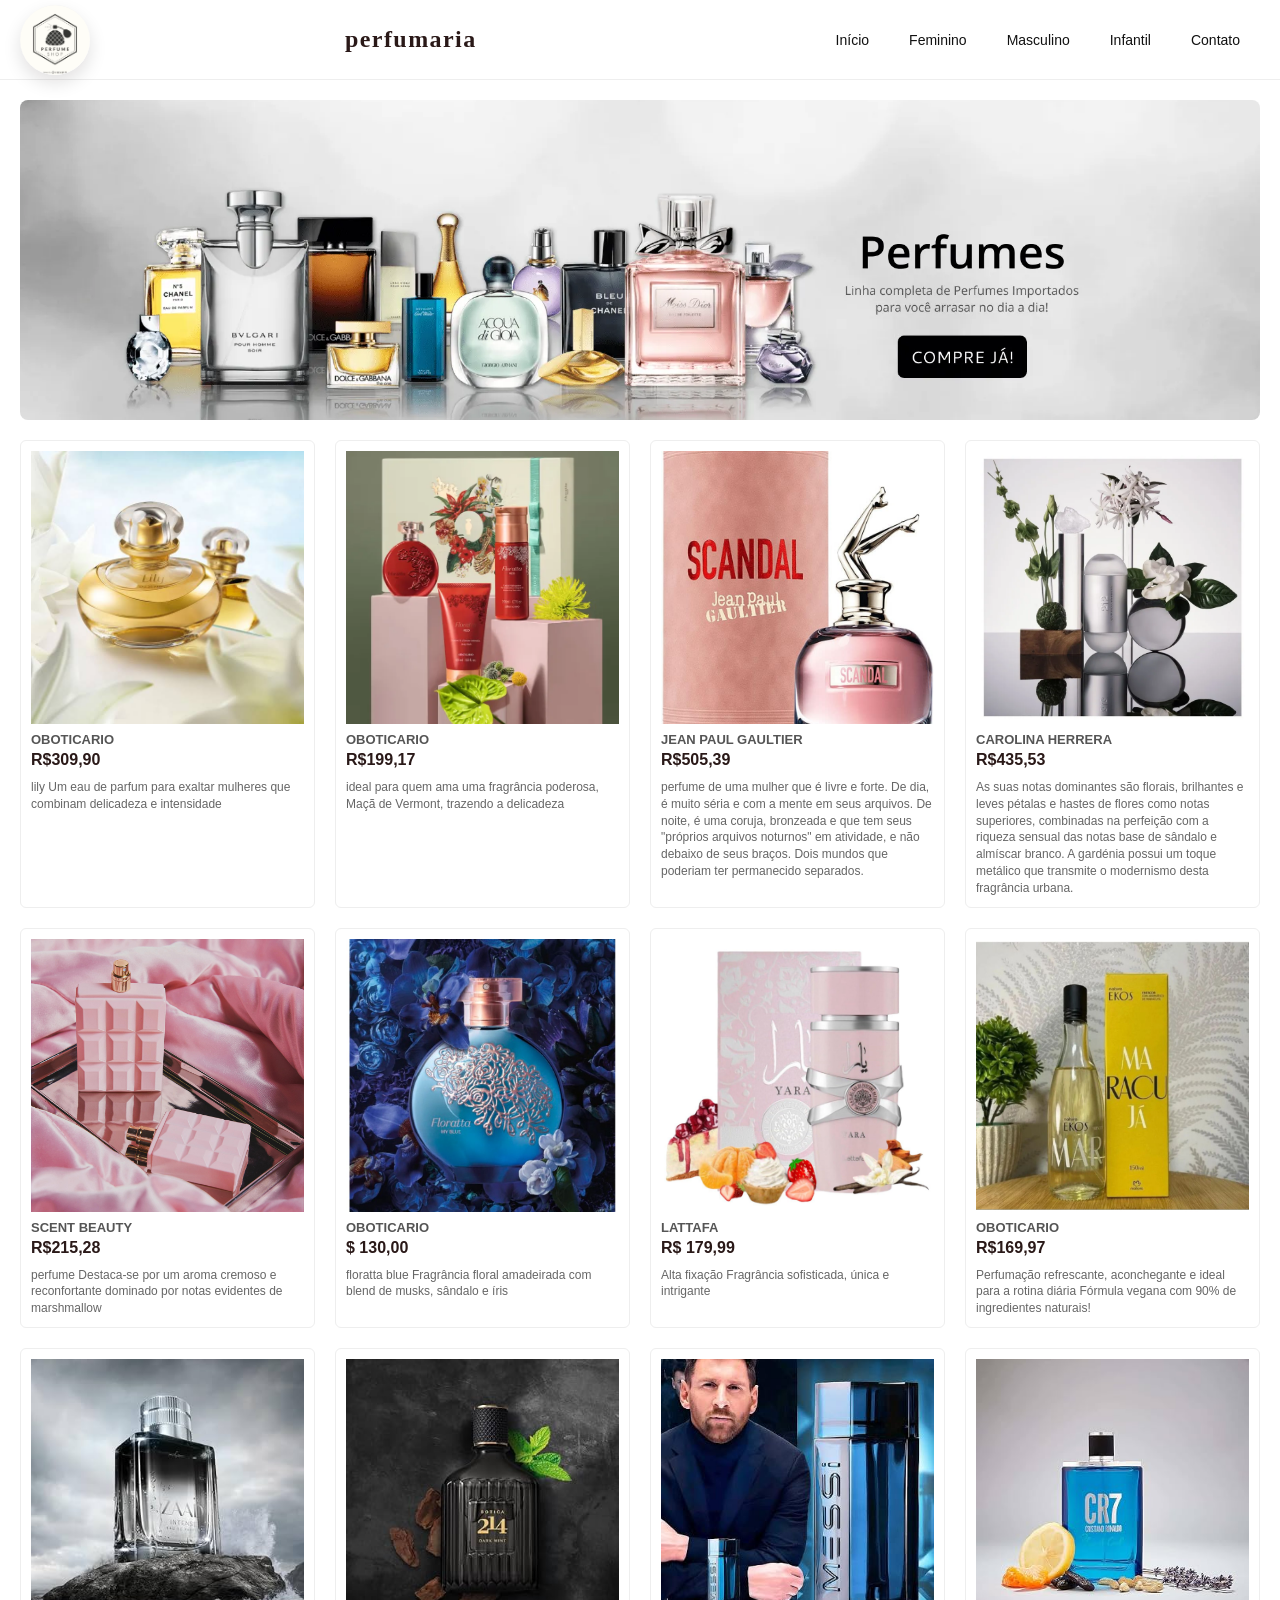
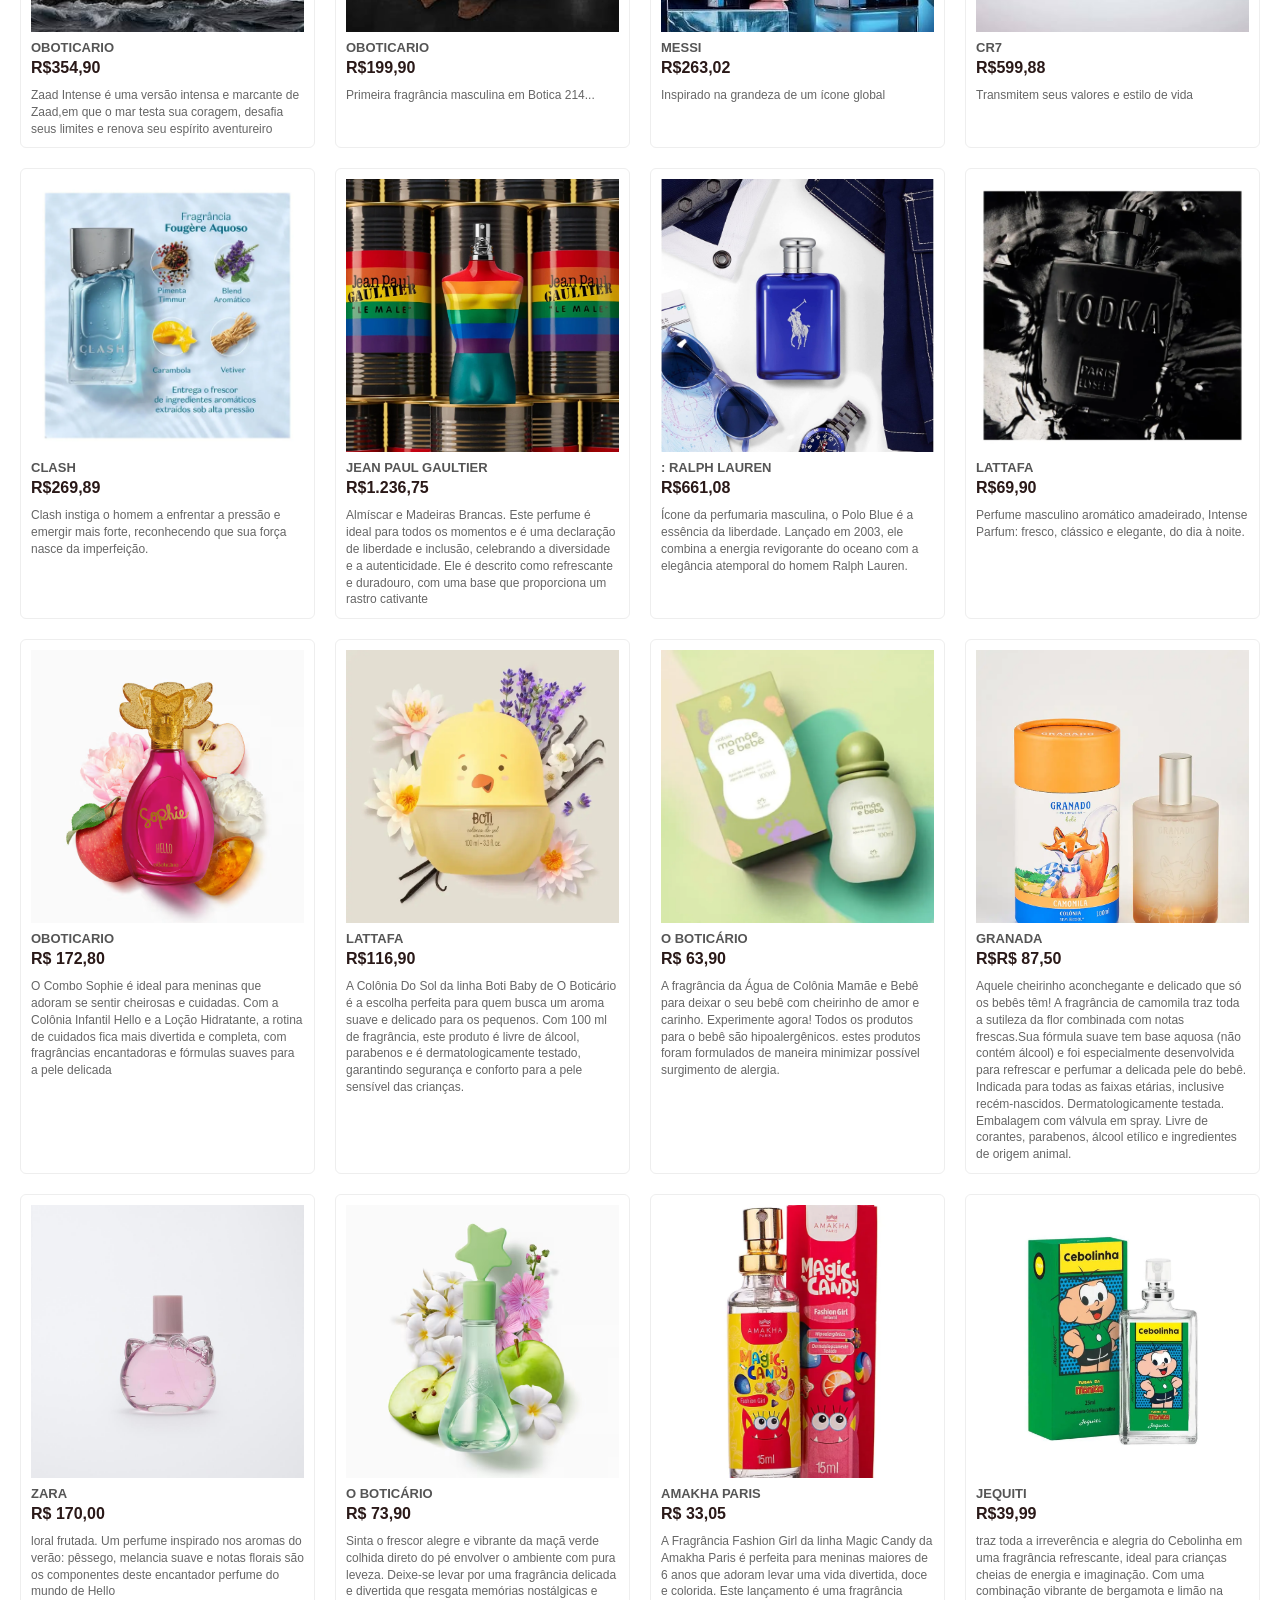
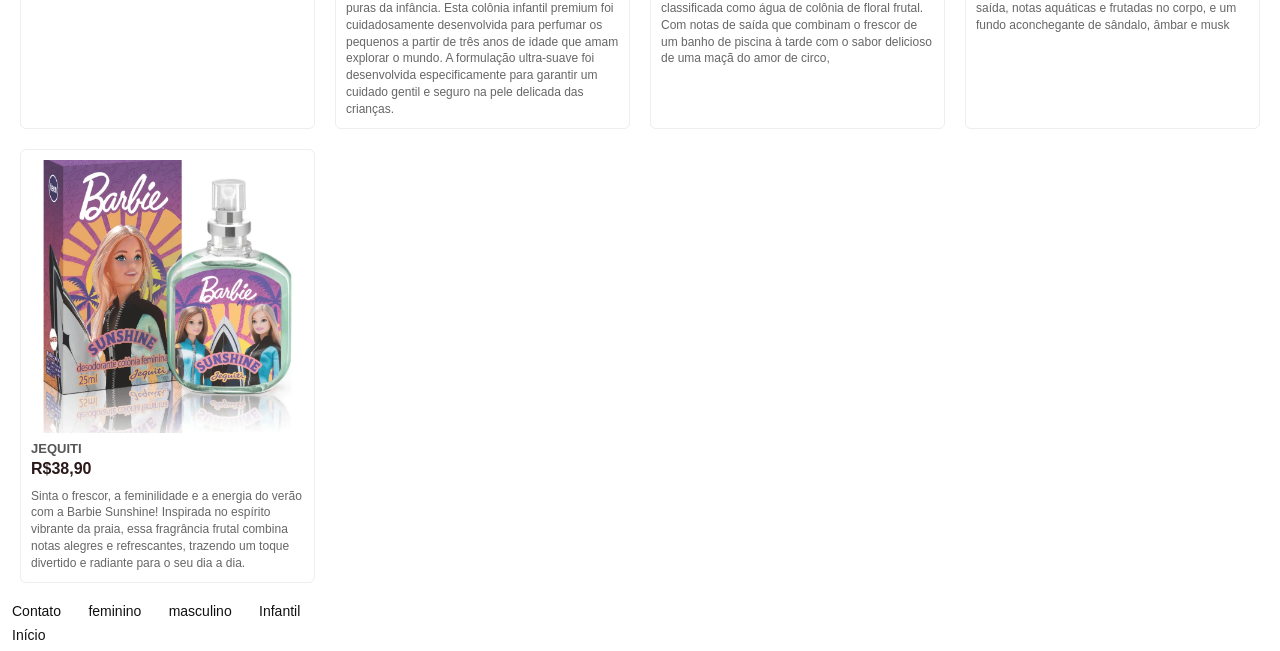
<file: perfume-certo-main/index.html>
<!DOCTYPE html>
<html lang="pt-BR">

<head>
  <meta charset="UTF-8">
  <meta name="viewport" content="width=device-width, initial-scale=1.0">
  <title>Sephora - Perfumes</title>
  <link rel="stylesheet" href="style.css">
</head>

<body>
  <header class="topo">
    <div class="logo-bolinha" aria-label="Logo da perfumaria">
      <img src="img/logo.webp" alt="Logo da perfumaria">
    </div>

    <div class="titulo-central">
      <h3>perfumaria</h3>
    </div>

<nav class="acoes" aria-label="Menu principal">
  <a href="index.html" class="menu-link">Início</a>
  <a href="#" class="menu-link" data-filter="feminino">Feminino</a>
  <a href="#" class="menu-link" data-filter="masculino">Masculino</a>
  <a href="#" class="menu-link" data-filter="infantil">Infantil</a>
  <a href="contato.html" class="menu-link">Contato</a>
</nav>

    </nav>
  </header>

  <main class="page-layout">
    <div class="conteudo">
      <img class="banner" src="img/bannerl.3.webp" alt="Banner">

      <div class="produtos" id="produtos">

        <article class="produto" data-nome="Lily Eau de parfum" data-preco="R$ 309,90" data-category="feminino">
          <div class="imagem">
            <img src="img/lily.jpeg" alt="lily">
          </div>
          <p class="marca-produto">oboticario</p>
          <h3>R$309,90</h3>
          <div class="container-texto">
            lily Um eau de parfum para exaltar mulheres que combinam delicadeza e intensidade
        </div>
        </article>

        <article class="produto" data-nome="floretta red" data-preco="R$ 199,17 " data-category="feminino">
          <div class="imagem">
            <img src="img/boticrio_floratta_red_kit.webp" alt="floretta red">
          </div>
          <p class="marca-produto">oboticario</p>
          <h3>R$199,17</h3>
          <div class="container-texto">
            ideal para quem ama uma fragrância poderosa, Maçã de Vermont, trazendo a delicadeza</p>
        </div>
        </article>
        
        
        <article class="produto" data-nome="scandal" data-preco="R$505,39 " data-category="feminino">
          <div class="imagem">
            <img src="img/Scandal.jpg" alt="floretta red">
          </div>
          <p class="marca-produto">Jean Paul Gaultier</p>
          <h3>R$505,39</h3>
          <div class="container-texto">perfume de uma mulher que é livre e forte. De dia, é muito séria e com a mente em seus arquivos. De noite, é uma coruja, bronzeada e que tem seus "próprios arquivos noturnos" em atividade, e não debaixo de seus braços. Dois mundos que poderiam ter permanecido separados.</p>
        </div>
        </article>

        <article class="produto" data-nome="212 NYC" data-preco="R$435,53" data-category="feminino">
          <div class="imagem">
            <img src="img/212-nyc.webp" alt="212">
          </div>
          <p class="marca-produto">Carolina Herrera</p>
          <h3>R$435,53</h3>
          <div class="container-texto">As suas notas dominantes são florais, brilhantes e leves pétalas e hastes de flores como notas superiores, combinadas na perfeição com a riqueza sensual das notas base de sândalo e almíscar branco. A gardénia possui um toque metálico que transmite o modernismo desta fragrância urbana.</p>
        </div>
        </article>

        <article class="produto" data-nome="sabrina carpenter" data-preco="R$215,28" data-category="feminino">
          <div class="imagem">
            <img src="img/perfume sabrina carpenter.jpg" alt="sabrina carpenter">
          </div>
          <p class="marca-produto">SCENT BEAUTY</p>
          <h3>R$215,28</h3>
          <div class="container-texto">
            perfume Destaca-se por um aroma cremoso e reconfortante dominado por notas evidentes de marshmallow
          </div>
        </article>
        
        <article class="produto" data-nome="floratta my blue" data-preco="R$130,00" data-category="feminino">
          <div class="imagem">
            <img src="img/Floratta My Blue Desodorante.jpeg" alt="floratta my blue">
          </div>
          <p class="marca-produto">oboticario</p>
          <h3>$ 130,00</h3>
          <div class="container-texto">
            floratta blue Fragrância floral amadeirada com blend de musks, sândalo e íris
          </div>
        </article>

        <article class="produto" data-nome="yara rosa" data-preco="R$179,99" data-category="feminino">
          <div class="imagem">
            <img src="img/yara.rosa.jpg" alt="yara rosa">
          </div>
          <p class="marca-produto">Lattafa</p>
          <h3>R$ 179,99</h3>
          <div class="container-texto">
          Alta fixação Fragrância sofisticada, única e intrigante
          </div>
        </article>

        <article class="produto" data-nome="Boticário Desodorante Colônia Cuide-se Bem Feira Maracujá"
          data-preco="R$ 169,97" data-category="feminino">
          <div class="imagem">
            <img src="img/maracuja.jpeg" alt="oboticario">
          </div>
          <p class="marca-produto">oboticario</p>
          <h3>R$169,97</h3>
          <div class="container-texto">
            Perfumação refrescante, aconchegante e ideal para a rotina diária Fórmula vegana com 90% de ingredientes naturais!
          </div>
        </article>

        <article class="produto" data-nome="Zaad Intense Eau De Parfum" data-preco="R$ 354,90"
          data-category="masculino">
          <div class="imagem">
            <img src="img/zaad.avif.jpg" alt="oboticario">
          </div>
          <p class="marca-produto">oboticario</p>
        <h3>R$354,90</h3>
        <div class="container-texto">
          Zaad Intense é uma versão intensa e marcante de Zaad,em que o mar testa sua coragem, desafia seus limites e renova seu espírito aventureiro
        </div>
        </article>

  <article class="produto" data-nome="Dark Mint Eau De Parfum" data-preco="R$ 199,90" data-category="masculino">
    <div class="imagem">
      <img src="img/Dark Mint Eau.jpg" alt="Dark Mint">
    </div>
    <p class="marca-produto">oboticario</p>
    <h3>R$199,90</h3>
    <div class="container-texto">
      Primeira fragrância masculina em Botica 214...
    </div>
  </article> 

  <article class="produto" data-nome="messi perfume" data-preco="R$ 263,02" data-category="masculino">
    <div class="imagem">
      <img src="img/messi.jpeg" alt="messi">
    </div>
    <p class="marca-produto">Messi</p>
    <h3>R$263,02</h3>
    <div class="container-texto">
      Inspirado na grandeza de um ícone global
    </div>
  </article> 

  <article class="produto" data-nome="cr7 perfume" data-preco="R$599,88" data-category="masculino">
    <div class="imagem">
      <img src="img/cr7.jpg" alt="cr7">
    </div>
    <p class="marca-produto">cr7</p>
    <h3>R$599,88</h3>
    <div class="container-texto">
      Transmitem seus valores e estilo de vida
    </div>
  </article> 

  <article class="produto" data-nome="Clash" data-preco="R$269,89" data-category="masculino">
    <div class="imagem">
      <img src="img/Clash Desodorante Colônia Masculina.webp" alt="clash">
    </div>
    <p class="marca-produto">Clash</p>
    <h3>R$269,89</h3>
    <div class="container-texto">Clash instiga o homem a enfrentar a pressão e emergir mais forte, reconhecendo que sua força nasce da imperfeição. 

    </div>
  </article>

  <article class="produto" data-nome="jean paul gaultier le male" data-preco="R$1.236,75 " data-category="masculino">
    <div class="imagem">
      <img src="img/Le Male Pride Jean Paul Gaultier Perfume Masculino.webp" alt="clash">
    </div>
    <p class="marca-produto">Jean Paul Gaultier</p>
    <h3>R$1.236,75</h3>
    <div class="container-texto">
      Almíscar e Madeiras Brancas.
      Este perfume é ideal para todos os momentos e é uma declaração de liberdade e inclusão, celebrando a diversidade e a autenticidade. Ele é descrito como refrescante e duradouro, com uma base que proporciona um rastro cativante
    </div>
  </article>

  <article class="produto" data-nome=" Toilette Ralph Lauren Polo Blue" data-preco="R$611,08" data-category="masculino">
    <div class="imagem">
      <img src="img/polo Blue.jpg" alt="clash">
    </div>
    <p class="marca-produto">: Ralph Lauren</p>
    <h3>R$661,08</h3>
    <div class="container-texto">Ícone da perfumaria masculina, o Polo Blue é a essência da liberdade. Lançado em 2003, ele combina a energia revigorante do oceano com a elegância atemporal do homem Ralph Lauren.
   
    </div>
  </article>
  
        <article class="produto" data-nome="Vodka Limited" data-preco="R$69,90" data-category="masculino">
          <div class="imagem">
            <img src="img/vodka.webp" alt="vodka">
          </div>
          <p class="marca-produto">Lattafa</p>
          <h3>R$69,90</h3>
          <div class="container-texto">Perfume masculino aromático amadeirado, Intense Parfum: fresco, clássico e elegante, do dia à noite.

          </div>
        </article>

        <article class="produto" data-nome="segredinho 1" data-preco="R$ 172,80" data-category="infatil">
          <div class="imagem">
            <img src="img/segredinhos-1.avif" alt="segredinho shopie">
          </div>
          <p class="marca-produto">oboticario</p>
          <h3>R$ 172,80</h3>
          <div class="container-texto">O Combo Sophie é ideal para meninas que adoram se sentir cheirosas e cuidadas. Com a Colônia Infantil Hello e a Loção Hidratante, a rotina de cuidados fica mais divertida e completa, com fragrâncias encantadoras e fórmulas suaves para a pele delicada

          </div>
        </article>


        <article class="produto" data-nome="beby colonia do sol" data-preco="R$116,90" data-category="infantil">
          <div class="imagem">
            <img src="img/baby-colonia-do-sol.webp" alt="colonia do sol">
          </div>
          <p class="marca-produto">Lattafa</p>
          <h3>R$116,90</h3>
          <div class="container-texto">A Colônia Do Sol da linha Boti Baby de O Boticário é a escolha perfeita para quem busca um aroma suave e delicado para os pequenos. Com 100 ml de fragrância, este produto é livre de álcool, parabenos e é dermatologicamente testado, garantindo segurança e conforto para a pele sensível das crianças.
          </div>
        </article>

        <article class="produto" data-nome="mamae-e-bebe" data-preco="R$ 63,90" data-category="infantil">
          <div class="imagem">
            <img src="img/mamae-e-bebe-natura.webp" alt="colonia do sol">
          </div>
          <p class="marca-produto">O Boticário</p>
          <h3>R$ 63,90</h3>
          <div class="container-texto">A fragrância da Água de Colônia Mamãe e Bebê para deixar o seu bebê com cheirinho de amor e carinho. Experimente agora! Todos os produtos para o bebê são hipoalergênicos.
         estes produtos foram formulados de maneira minimizar possível surgimento de alergia.
        </div>
        </article>

         
        <article class="produto" data-nome="granada bebe" data-preco="R$R$ 87,50" data-category="infantil">
          <div class="imagem">
            <img src="img/granada-bebe.webp" alt="colonia do sol">
          </div>
          <p class="marca-produto">granada</p>
          <h3>R$R$ 87,50</h3>
          <div class="container-texto"> Aquele cheirinho aconchegante e delicado que só os bebês têm! A fragrância de camomila traz toda a sutileza da flor combinada com notas frescas.Sua fórmula suave tem base aquosa (não contém álcool) e foi especialmente desenvolvida para refrescar e perfumar a delicada pele do bebê. Indicada para todas as faixas etárias, inclusive recém-nascidos. Dermatologicamente testada. Embalagem com válvula em spray.
Livre de corantes, parabenos, álcool etílico e ingredientes de origem animal.
          </div>
        </article>

         <article class="produto" data-nome="hello kitty" data-preco="R$170,00" data-category="infantil">
          <div class="imagem">
            <img src="img/zara hello kitty.jpg" alt="colonia do sol">
          </div>
          <p class="marca-produto">zara</p>
          <h3>R$ 170,00</h3>
          <div class="container-texto">loral frutada. Um perfume inspirado nos aromas do verão: pêssego, melancia suave e notas florais são os componentes deste encantador perfume do mundo de Hello
          </div>
        </article>

        <article class="produto" data-nome="segredinho" data-preco="R$ 73,90" data-category="infantil">
          <div class="imagem">
            <img src="img/segredinhos.avif" alt="colonia do sol">
          </div>
          <p class="marca-produto">O Boticário</p>
          <h3>R$ 73,90</h3>
          <div class="container-texto">Sinta o frescor alegre e vibrante da maçã verde colhida direto do pé envolver o ambiente com pura leveza. Deixe-se levar por uma fragrância delicada e divertida que resgata memórias nostálgicas e puras da infância.
          Esta colônia infantil premium foi cuidadosamente desenvolvida para perfumar os pequenos a partir de três anos de idade que amam explorar o mundo.
          A formulação ultra-suave foi desenvolvida especificamente para garantir um cuidado gentil e seguro na pele delicada das crianças.
          </div>
        </article>

        <article class="produto" data-nome=" Magic Candy" data-preco="R$33,05" data-category="infantil">
          <div class="imagem">
            <img src="img/Captura de tela 2026-08-21 004732.png" alt="colonia do sol">
          </div>
          <p class="marca-produto">Amakha Paris</p>
          <h3>R$ 33,05</h3>
          <div class="container-texto">A Fragrância Fashion Girl da linha Magic Candy da Amakha Paris é perfeita para meninas maiores de 6 anos que adoram levar uma vida divertida, doce e colorida.
          Este lançamento é uma fragrância classificada como água de colônia de floral frutal.
         Com notas de saída que combinam o frescor de um banho de piscina à tarde com o sabor delicioso de uma maçã do amor de circo,
          </div>
        </article>

        <article class="produto" data-nome="cebolinha" data-preco="R$39,99" data-category="infantil">
          <div class="imagem">
            <img src="img/colonia-cebolinha.webp" alt="colonia do sol">
          </div>
          <p class="marca-produto">Jequiti</p>
          <h3>R$39,99</h3>
          <div class="container-texto">traz toda a irreverência e alegria do Cebolinha em uma fragrância refrescante, ideal para crianças cheias de energia e imaginação. Com uma combinação vibrante de bergamota e limão na saída, notas aquáticas e frutadas no corpo, e um fundo aconchegante de sândalo, âmbar e musk
          </div>
        </article>

        <article class="produto" data-nome="barbie" data-preco="R$38,90" data-category="infantil">
          <div class="imagem">
            <img src="img/colonia-barbie-sunshine.webp" alt="colonia do sol">
          </div>
          <p class="marca-produto">Jequiti</p>
          <h3>R$38,90</h3>
          <div class="container-texto">Sinta o frescor, a feminilidade e a energia do verão com a Barbie Sunshine! Inspirada no espírito vibrante da praia, essa fragrância frutal combina notas alegres e refrescantes, trazendo um toque divertido e radiante para o seu dia a dia.
          </div>
        </article>



</div>
      </div>
    </div>
  </main>
    </div>
  </section>

  <script src="script.js"></script>
 <a href="contato.html" class="menu-link">Contato</a>
 <a href="index.html" class="menu-link">feminino</a>
<a href="index.html" class="menu-link">masculino</a>
  <a href="index.html" class="menu-link">Infantil</a>
  <nav class="acoes" aria-label="Menu principal">
  <a href="index.html" class="menu-link">Início</a>
</nav>
  </div>
  </div>
</file>
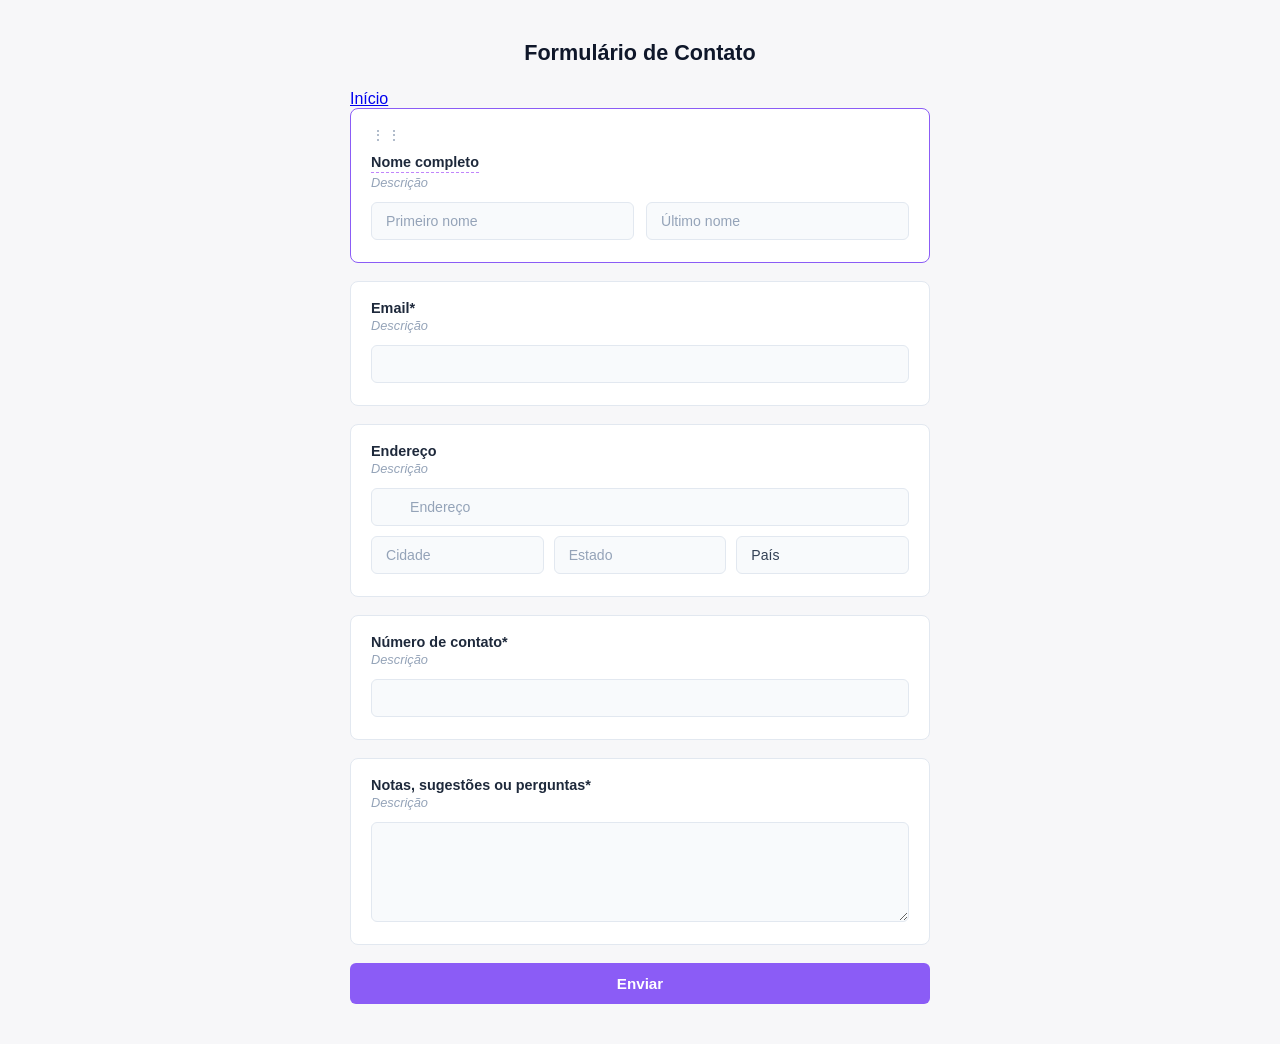
<file: perfume-certo-main/contato.html>
<!DOCTYPE html>
<html lang="pt-BR">
<head>
  <meta charset="UTF-8" />
  <meta name="viewport" content="width=device-width, initial-scale=1.0" />
  <title>Formulário de Contato</title>
  <link rel="stylesheet" href="Contato.css" />
</head>
<body>

  <div class="form-container">
    <h1 class="form-title">Formulário de Contato</h1>

     <nav class="acoes" aria-label="Menu principal">
      <a href="index.html" class="menu-link">Início</a>
    </nav>

    <form id="contactForm">
      
      <div class="form-card active-card">
        <div class="card-header">
          <div class="drag-dots">⋮⋮</div>
          <div class="card-actions">
            <i class="fa-regular fa-image"></i>
            <i class="fa-solid fa-gear"></i>
            <i class="fa-solid fa-ellipsis-vertical"></i>
          </div>
        </div>

        <label class="field-title">Nome completo</label>
        <p class="field-desc">Descrição</p>

        <div class="row-2-col">
          <input type="text" name="firstName" placeholder="Primeiro nome" />
          <input type="text" name="lastName" placeholder="Último nome" />
        </div>
      </div>

      <div class="form-card">
        <label class="field-title">Email*</label>
        <p class="field-desc">Descrição</p>
        <div class="input-icon-wrapper">
          <i class="fa-regular fa-envelope input-icon"></i>
          <input type="email" name="email" required />
        </div>
      </div>

      <div class="form-card">
        <label class="field-title">Endereço</label>
        <p class="field-desc">Descrição</p>
        
        <div class="input-icon-wrapper">
          <i class="fa-solid fa-location-dot input-icon"></i>
          <input type="text" name="address" placeholder="Endereço" />
        </div>

        <div class="row-3-col">
          <input type="text" name="city" placeholder="Cidade" />
          <input type="text" name="state" placeholder="Estado" />
          <div class="select-wrapper">
            <select name="country">
              <option value="" disabled selected hidden>País</option>
              <option value="BR">Brasil</option>
              <option value="PT">Portugal</option>
              <option value="US">Estados Unidos</option>
            </select>
            <i class="fa-solid fa-chevron-down select-icon"></i>
          </div>
        </div>
      </div>

      <div class="form-card">
        <label class="field-title">Número de contato*</label>
        <p class="field-desc">Descrição</p>
        <div class="input-icon-wrapper">
          <i class="fa-solid fa-phone input-icon"></i>
          <input type="tel" name="phone" required />
        </div>
      </div>

      <div class="form-card">
        <label class="field-title">Notas, sugestões ou perguntas*</label>
        <p class="field-desc">Descrição</p>
        <div class="input-icon-wrapper textarea-wrapper">
          <i class="fa-solid fa-align-left input-icon"></i>
          <textarea name="notes" rows="4" required></textarea>
        </div>
      </div>

      <button type="submit" class="submit-btn">Enviar</button>

    </form>
  </div>
  <script src="contato.js"></script>

  
</body>
</html>
</file>
<file: perfume-certo-main/style.css>
* {
  box-sizing: border-box;
  margin: 0;
  padding: 0;
}

body {
  font-family: Arial, Helvetica, sans-serif;
  color: #111;
  background: #fff;
  font-size: 12px;
}

header {
  border-bottom: 1px solid #ddd;
}

.topo {
  height: 80px;
  display: flex;
  align-items: center;
  justify-content: space-between;
  padding: 0 28px;
  gap: 30px;
  border-bottom: 1px solid #eee;
  position: relative;
}

.logo-bolinha {
  position: absolute;
  left: 20px;
  top: 50%;
  transform: translateY(-50%);
  width: 70px;
  height: 70px;
  border-radius: 50%;
  background: radial-gradient(circle at 30% 30%, #fdfcfc, #f2f1f1 40%, #ffffff 100%);
  display: flex;
  align-items: center;
  justify-content: center;
  box-shadow: 0 8px 18px rgba(18, 12, 11, 0.12);
  flex-shrink: 0;
  overflow: hidden;
}

.logo-bolinha img {
  width: 100%;
  height: 100%;
  object-fit: cover;
  border-radius: 50%;
}

.titulo-central {
  display: flex;
  align-items: center;
  justify-content: center;
  gap: 12px;
  flex: 1;
  text-align: center;
  font-family: 'Times New Roman', Times, serif;
}

.titulo-central h3 {
  margin: 0;
  padding: 0;
  font-size: 24px;
  font-weight: 700;
  letter-spacing: 0.06em;
  text-transform: lowercase;
  color: #2a1918;
}

.acoes {
  margin-left: auto;
  display: flex;
  align-items: center;
  gap: 16px;
  white-space: nowrap;
}

main {
  display: flex;
  gap: 20px;
  padding: 20px 0;
}

.conteudo {
  flex: 1;
  min-width: 0;
  padding: 0 20px;
}

.banner {
  display: block;
  width: 100%;
  max-height: 320px;
  object-fit: cover;
  object-position: center;
  border-radius: 8px;
  margin-bottom: 20px;
}

.produtos {
  display: grid;
  grid-template-columns: repeat(4, 1fr);
  gap: 20px;
}

.produto {
  min-width: 0;
  border: 1px solid #eee;
  padding: 10px;
  border-radius: 6px;
  display: flex;
  flex-direction: column;
}

.imagem {
  width: 100%;
  aspect-ratio: 1;
  position: relative;
  display: flex;
  justify-content: center;
  align-items: center;
  overflow: hidden;
}

.imagem img {
  width: 100%;
  height: 100%;
  object-fit: cover;
  object-position: center;
}

.marca-produto {
  font-size: 13px;
  font-weight: bold;
  color: #555;
  margin-top: 8px;
  text-transform: uppercase;
}

.produto h3 {
  font-size: 16px;
  color: #2a1918;
  margin: 4px 0;
}

.container-texto {
  display: block;
  width: 100%;
  font-size: 12px;
  color: #666;
  white-space: normal;
  overflow-wrap: break-word;
  line-height: 1.4;
  margin-top: 6px;
}

.menu-link,
.conta {
  text-decoration: none;
  color: #111;
  font-size: 14px;
  padding: 8px 12px;
  border-radius: 4px;
  transition: all 0.3s ease;
}

.menu-link:hover {
  background: #f0f0f0;
  color: #d71920;
}

@media (max-width: 768px) {
  .produtos {
    grid-template-columns: repeat(1 1fr);
  }
}

@media (max-width: 600px) {
  .topo {
    flex-direction: column;
    height: auto;
    padding: 15px;
  }

  .logo-bolinha {
    position: static;
    transform: none;
  }

  .produtos {
    grid-template-columns: 1fr;
  }
}
</file>
<file: perfume-certo-main/Contato.css>
* {
    box-sizing: border-box;
    margin: 0;
    padding: 0;
    font-family: 'Segoe UI', Roboto, Helvetica, Arial, sans-serif;
}

body {
    background-color: #f7f7f9;
    display: flex;
    justify-content: center;
    align-items: center;
    min-height: 100vh;
    padding: 40px 20px;
}

.form-container {
    width: 100%;
    max-width: 580px;
}

.form-title {
    text-align: center;
    font-size: 1.35rem;
    font-weight: 700;
    color: #0f172a;
    margin-bottom: 24px;
}

.form-card {
    background-color: #ffffff;
    border-radius: 8px;
    padding: 18px 20px 22px 20px;
    margin-bottom: 18px;
    border: 1px solid #e2e8f0;
}

.active-card {
    border: 1px solid #8b5cf6;
    position: relative;
}

.active-card .field-title {
    border-bottom: 1px dashed #c084fc;
    padding-bottom: 2px;
    display: inline-block;
}

.card-header {
    display: flex;
    justify-content: space-between;
    align-items: center;
    color: #64748b;
    margin-bottom: 10px;
}

.drag-dots {
    font-size: 0.9rem;
    letter-spacing: 2px;
    color: #94a3b8;
    cursor: grab;
}

.card-actions {
    display: flex;
    gap: 12px;
    font-size: 0.85rem;
    cursor: pointer;
}

.card-actions i:hover {
    color: #0f172a;
}

.field-title {
    font-size: 0.9rem;
    font-weight: 600;
    color: #1e293b;
    display: block;
}

.field-desc {
    font-size: 0.8rem;
    font-style: italic;
    color: #94a3b8;
    margin-top: 2px;
    margin-bottom: 12px;
}

input,
select,
textarea {
    width: 100%;
    padding: 10px 14px;
    background-color: #f8fafc;
    border: 1px solid #e2e8f0;
    border-radius: 6px;
    font-size: 0.88rem;
    color: #334155;
    outline: none;
    transition: all 0.2s ease;
}

input::placeholder {
    color: #94a3b8;
}

input:focus,
select:focus,
textarea:focus {
    background-color: #ffffff;
    border-color: #8b5cf6;
}

.row-2-col {
    display: grid;
    grid-template-columns: 1fr 1fr;
    gap: 12px;
}

.row-3-col {
    display: grid;
    grid-template-columns: 1fr 1fr 1fr;
    gap: 10px;
    margin-top: 10px;
}

.input-icon-wrapper {
    position: relative;
    display: flex;
    align-items: center;
}

.input-icon-wrapper input,
.input-icon-wrapper textarea {
    padding-left: 38px;
}

.input-icon {
    position: absolute;
    left: 12px;
    color: #334155;
    font-size: 0.85rem;
    pointer-events: none;
}

.textarea-wrapper {
    align-items: flex-start;
}

.textarea-wrapper .input-icon {
    top: 14px;
}

textarea {
    resize: vertical;
    min-height: 100px;
}

.select-wrapper {
    position: relative;
}

select {
    appearance: none;
    -webkit-appearance: none;
    cursor: pointer;
    padding-right: 30px;
}

.select-icon {
    position: absolute;
    right: 12px;
    top: 50%;
    transform: translateY(-50%);
    font-size: 0.75rem;
    color: #334155;
    pointer-events: none;
}

.submit-btn {
    width: 100%;
    padding: 12px;
    background-color: #8b5cf6;
    color: white;
    border: none;
    border-radius: 6px;
    font-weight: 600;
    font-size: 0.95rem;
    cursor: pointer;
    transition: background-color 0.2s;
}

.submit-btn:hover {
    background-color: #7c3aed;
}

@media (max-width: 480px) {

    .row-2-col,
    .row-3-col {
        grid-template-columns: 1fr;
    }
}
</file>
